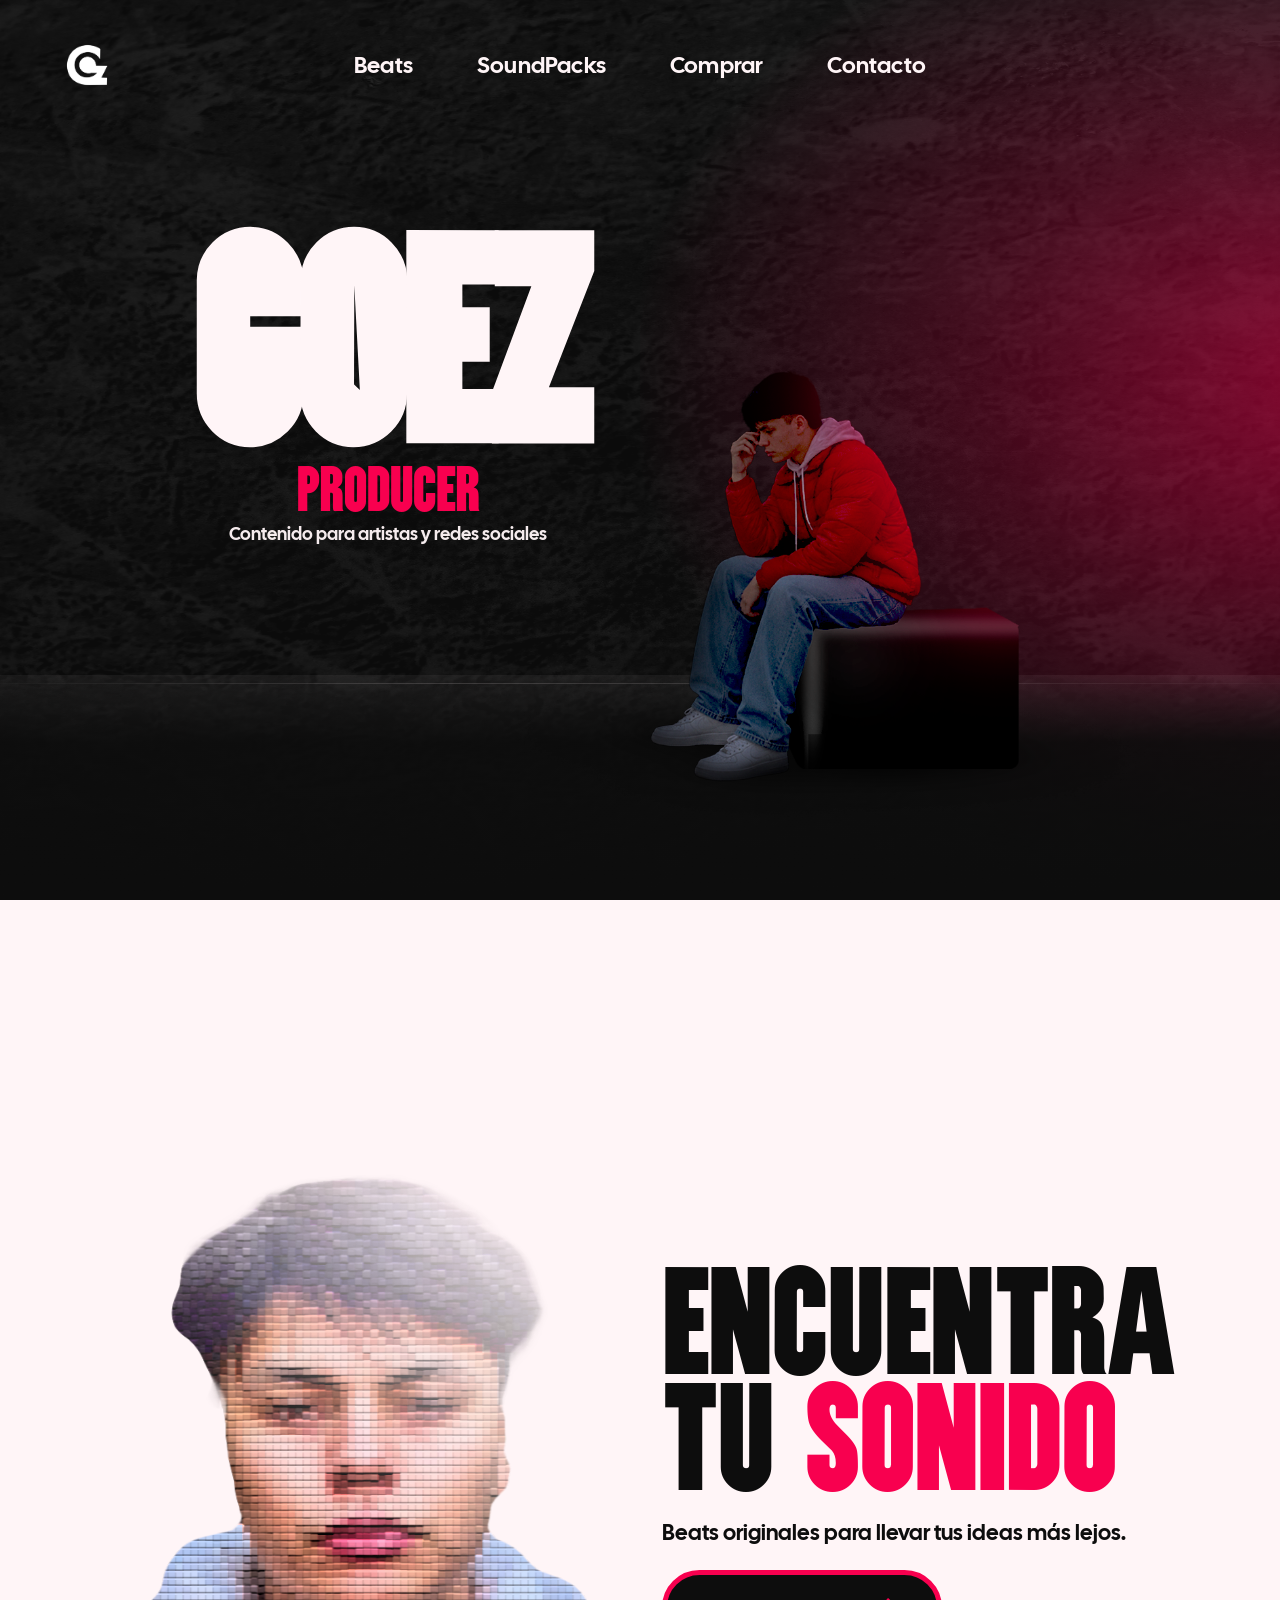
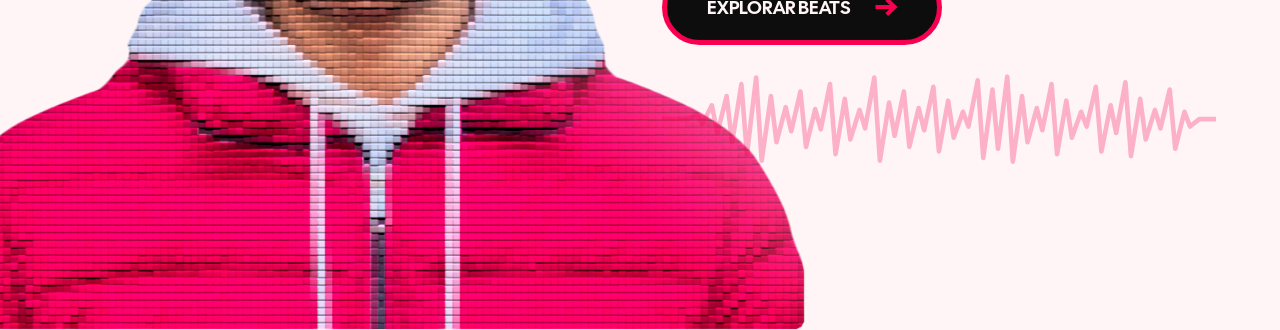
<file: index.html>
<!DOCTYPE html>
<html lang="es">

<head>
  <meta charset="UTF-8" />
  <meta name="viewport" content="width=device-width, initial-scale=1.0" />

  <meta name="theme-color" content="#0d0d0d" />

  <title>GOEZ PRODUCER</title>

  <!-- Estilos generales -->
  <link rel="stylesheet" href="css/base.css" />

  <!-- Portada principal -->
  <link rel="stylesheet" href="css/hero.css" />

  <!-- Barra adaptable -->
  <link rel="stylesheet" href="css/header-theme.css" />

  <!-- Segunda sección -->
  <link rel="stylesheet" href="css/home-feature.css" />

</head>

<body>

  <!-- ==================================
       BARRA DE NAVEGACIÓN GLOBAL
  =================================== -->

  <header class="topbar" id="main-header">

    <a href="index.html"
       class="brand-link"
       aria-label="Inicio">

      <img
        src="assets/logo1.png"
        alt="Logo Goez"
        class="brand-logo glow-white"
      />

    </a>

    <nav class="nav-menu" aria-label="Navegación principal">

      <a href="beats.html" class="nav-item glow-white">
        Beats
      </a>

      <a href="soundpacks.html" class="nav-item glow-white">
        SoundPacks
      </a>

      <a href="comprar.html" class="nav-item glow-white">
        Comprar
      </a>

      <a href="contacto.html" class="nav-item glow-white">
        Contacto
      </a>

    </nav>

  </header>


  <main>

    <!-- ==================================
         SECCIÓN 1: PORTADA OSCURA
    =================================== -->

    <section class="hero-stage" id="inicio">

      <!-- Fondo -->
      <div class="hero-wall" aria-hidden="true"></div>

      <div class="hero-light-right" aria-hidden="true"></div>

      <!-- Piso -->
      <div class="hero-floor-line" aria-hidden="true"></div>

      <div class="hero-floor" aria-hidden="true"></div>

      <!-- Contenido -->
      <div class="hero-content">

        <div class="hero-copy">

          <h1 class="hero-title glow-white">
            GOEZ
          </h1>

          <p class="hero-subtitle glow-accent">
            PRODUCER
          </p>

          <p class="hero-caption glow-white">
            Contenido para artistas y redes sociales
          </p>

        </div>

        <!-- Imagen original -->
        <div class="hero-art-wrap">

          <img
            src="assets/art.png"
            alt="Goez sentado en un cubo"
            class="hero-art"
          />

        </div>

      </div>

    </section>


    <!-- ==================================
         SECCIÓN 2: PRESENTACIÓN DE BEATS
    =================================== -->

    <section class="beat-promo" id="beat-promo">

      <div class="beat-promo-inner">

        <!-- Texto promocional -->
        <div class="promo-content">



          <h2 class="promo-title">

            <span>ENCUENTRA</span>

            <span>
              TU <em>SONIDO</em>
            </span>

          </h2>


          <p class="promo-description">
            Beats originales para llevar tus ideas más lejos.
          </p>


          <a href="beats.html" class="promo-button">

            <span>EXPLORAR BEATS</span>

            <span class="promo-arrow" aria-hidden="true">
              →
            </span>

          </a>


          <!-- Onda sonora decorativa -->
          <div class="promo-wave" aria-hidden="true">

            <svg
              viewBox="0 0 600 100"
              xmlns="http://www.w3.org/2000/svg"
              preserveAspectRatio="none"
            >

              <path
                d="
                  M0 50
                  L12 50 L20 50 L28 50
                  L38 45 L44 55
                  L54 35 L60 65
                  L70 25 L76 75
                  L86 12 L92 88
                  L102 5 L108 95
                  L118 25 L124 75
                  L134 37 L140 63
                  L150 20 L156 80
                  L166 39 L172 61
                  L182 12 L188 88
                  L198 28 L204 72
                  L214 40 L220 60
                  L230 5 L236 95
                  L246 32 L252 68
                  L262 20 L268 80
                  L278 38 L284 62
                  L294 15 L300 85
                  L310 30 L316 70
                  L326 42 L332 58
                  L342 8 L348 92
                  L358 18 L364 82
                  L374 4 L380 96
                  L390 25 L396 75
                  L406 38 L412 62
                  L422 12 L428 88
                  L438 30 L444 70
                  L454 42 L460 58
                  L470 15 L476 85
                  L486 35 L492 65
                  L502 10 L508 90
                  L518 28 L524 72
                  L534 40 L540 60
                  L550 18 L556 82
                  L566 42 L572 58
                  L582 50 L600 50
                "
                fill="none"
                stroke="#f8004f"
                stroke-width="5"
                stroke-linecap="round"
                stroke-linejoin="round"
                opacity="0.28"
              />

            </svg>

          </div>

        </div>


        <!-- Imagen art2.png -->
        <figure class="promo-art">

          <img
            src="assets/art2.png"
            alt="Retrato de Goez"
            loading="lazy"
          />

        </figure>

      </div>

    </section>


  </main>


  <!-- Cambio automático de colores del encabezado -->
  <script src="js/header-theme.js"></script>

</body>

</html>
</file>
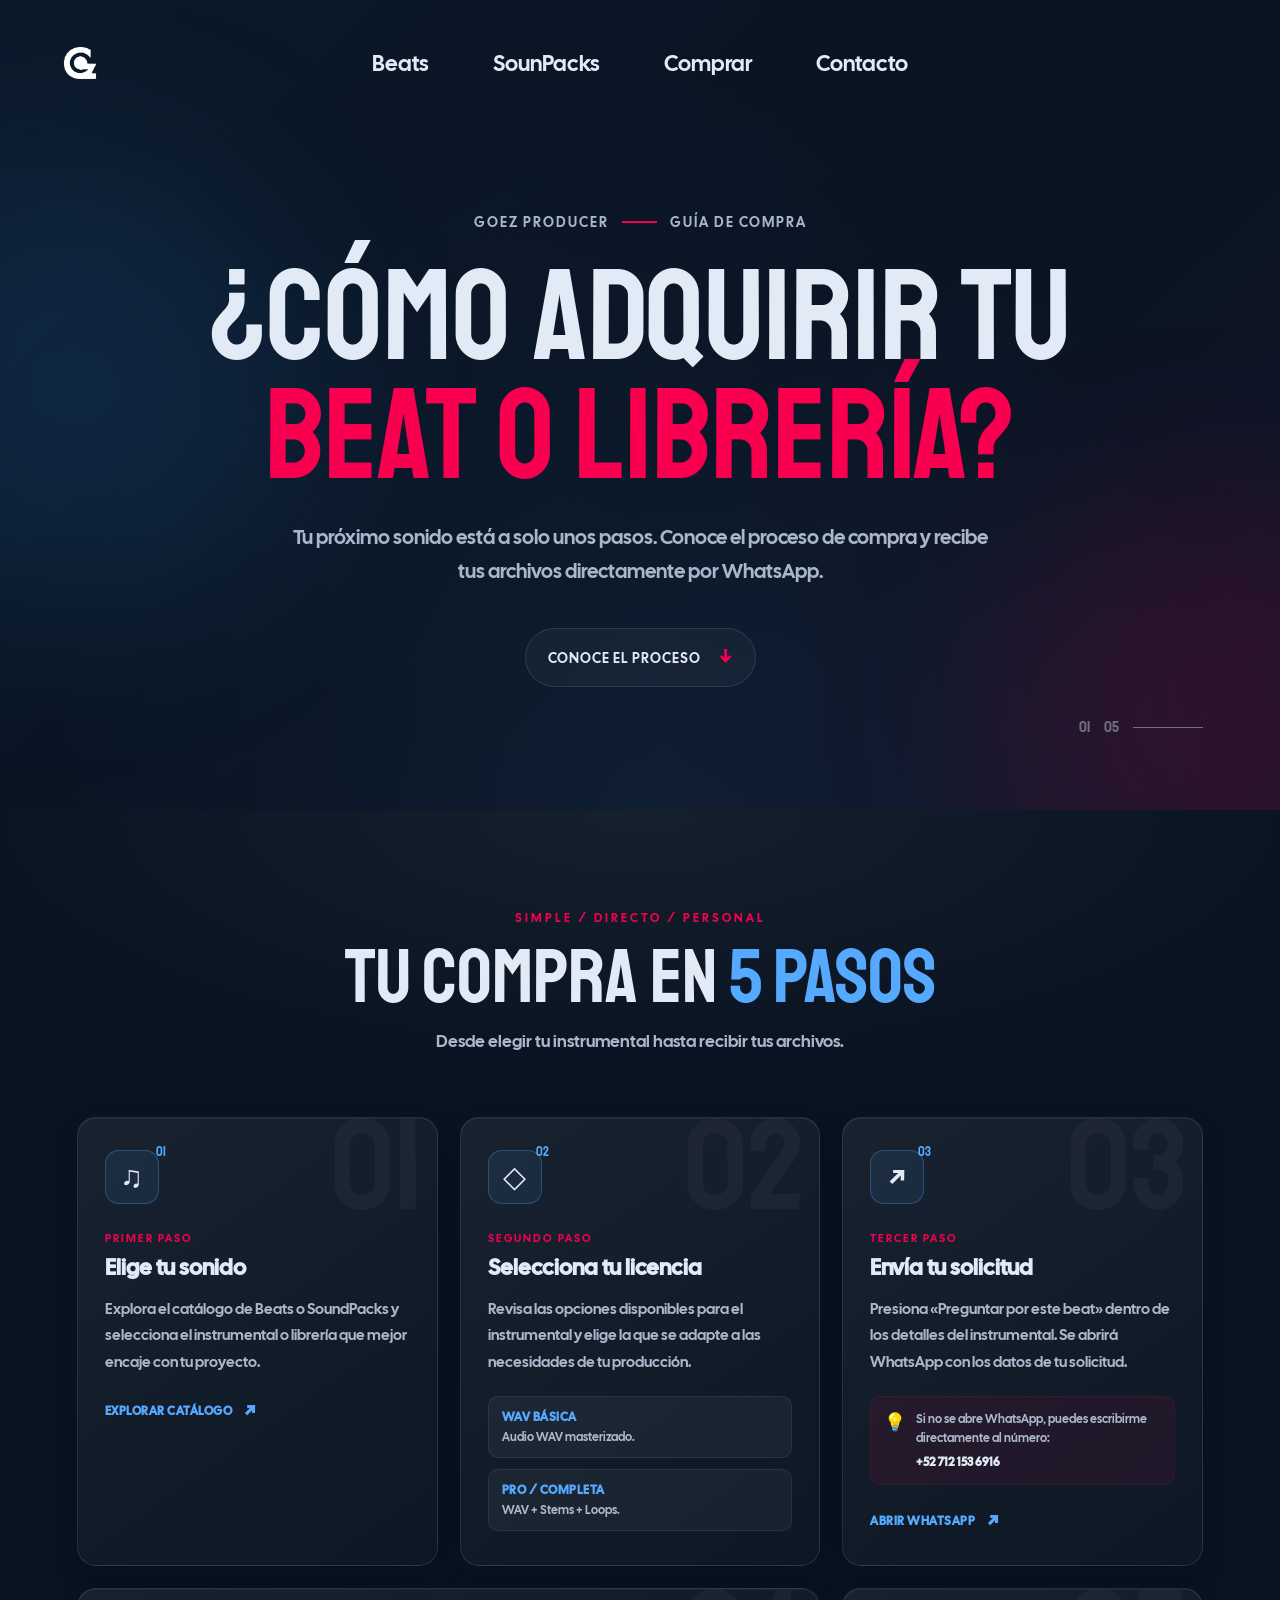
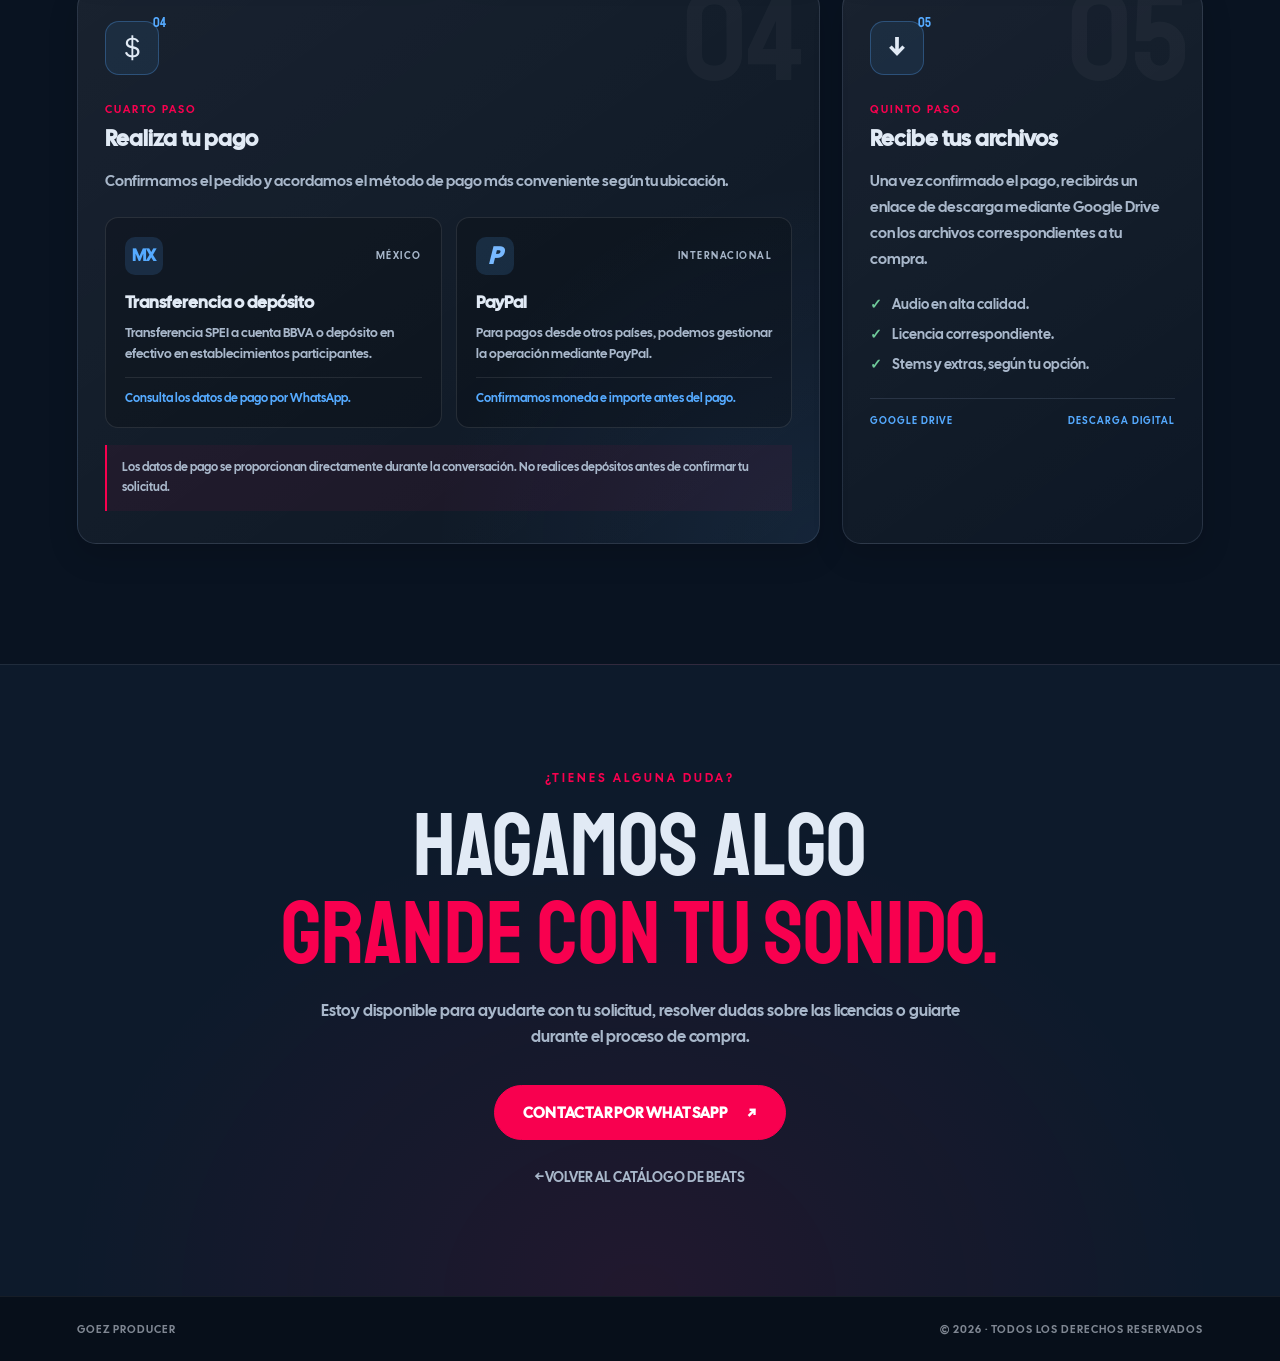
<file: comprar.html>
<!DOCTYPE html>
<html lang="es">

<head>

  <meta charset="UTF-8" />

  <meta name="viewport" content="width=device-width, initial-scale=1.0" />

  <meta name="theme-color" content="#091321" />

  <title>Cómo comprar | GOEZ PRODUCER</title>

  <!-- Estilos generales -->
  <link rel="stylesheet" href="css/base.css" />

  <!-- Diseño exclusivo de compras -->
  <link rel="stylesheet" href="css/comprar.css" />

</head>


<body class="buy-page">


  <!-- ==================================
       BARRA DE NAVEGACIÓN
  =================================== -->

  <header class="buy-topbar">

    <a href="index.html"
       class="buy-brand"
       aria-label="Inicio">

      <img
        src="assets/logo2.png"
        alt="GOEZ"
        class="buy-logo"
      />

    </a>


    <nav class="buy-nav" aria-label="Navegación principal">

      <a href="beats.html" class="buy-nav-link">
        Beats
      </a>

      <a href="soundpacks.html" class="buy-nav-link">
        SounPacks
      </a>

      <a href="comprar.html"
         class="buy-nav-link"
         aria-current="page">
        Comprar
      </a>

      <a href="contacto.html" class="buy-nav-link">
        Contacto
      </a>

    </nav>

  </header>



  <main>


    <!-- ==================================
         PRESENTACIÓN
    =================================== -->

    <section class="buy-hero">


      <div class="buy-glow buy-glow-blue"></div>

      <div class="buy-glow buy-glow-pink"></div>


      <div class="buy-hero-content">


        <p class="buy-overline">

          GOEZ PRODUCER

          <span></span>

          GUÍA DE COMPRA

        </p>


        <h1 class="buy-title">

          ¿CÓMO ADQUIRIR TU

          <span>BEAT O LIBRERÍA?</span>

        </h1>


        <p class="buy-subtitle">

          Tu próximo sonido está a solo unos pasos.
          Conoce el proceso de compra y recibe tus archivos
          directamente por WhatsApp.

        </p>


        <a href="#proceso" class="buy-scroll-link">

          CONOCE EL PROCESO

          <span>↓</span>

        </a>


      </div>


      <div class="buy-hero-decoration" aria-hidden="true">

        <span>01</span>

        <span>05</span>

        <div></div>

      </div>


    </section>




    <!-- ==================================
         LOS CINCO PASOS
    =================================== -->

    <section class="buy-process" id="proceso">


      <div class="process-heading">

        <p class="buy-section-label">
          SIMPLE / DIRECTO / PERSONAL
        </p>

        <h2>
          TU COMPRA EN <span>5 PASOS</span>
        </h2>

        <p>
          Desde elegir tu instrumental hasta recibir tus archivos.
        </p>

      </div>



      <div class="process-grid">



        <!-- ==================================
             PASO 01
        =================================== -->

        <article class="process-card">

          <div class="process-number">
            01
          </div>


          <div class="process-icon">
            <span>01</span>
            <div>♫</div>
          </div>


          <p class="step-overline">
            PRIMER PASO
          </p>


          <h3>
            Elige tu sonido
          </h3>


          <p class="step-description">

            Explora el catálogo de Beats o SoundPacks
            y selecciona el instrumental o librería
            que mejor encaje con tu proyecto.

          </p>


          <a href="beats.html" class="step-link">

            EXPLORAR CATÁLOGO

            <span>↗</span>

          </a>


        </article>




        <!-- ==================================
             PASO 02
        =================================== -->

        <article class="process-card">

          <div class="process-number">
            02
          </div>


          <div class="process-icon">
            <span>02</span>
            <div>◇</div>
          </div>


          <p class="step-overline">
            SEGUNDO PASO
          </p>


          <h3>
            Selecciona tu licencia
          </h3>


          <p class="step-description">

            Revisa las opciones disponibles para el
            instrumental y elige la que se adapte
            a las necesidades de tu producción.

          </p>


          <div class="mini-info">

            <div>

              <strong>WAV BÁSICA</strong>

              <span>Audio WAV masterizado.</span>

            </div>


            <div>

              <strong>PRO / COMPLETA</strong>

              <span>WAV + Stems + Loops.</span>

            </div>

          </div>


        </article>




        <!-- ==================================
             PASO 03
        =================================== -->

        <article class="process-card">

          <div class="process-number">
            03
          </div>


          <div class="process-icon">
            <span>03</span>
            <div>↗</div>
          </div>


          <p class="step-overline">
            TERCER PASO
          </p>


          <h3>
            Envía tu solicitud
          </h3>


          <p class="step-description">

            Presiona «Preguntar por este beat» dentro
            de los detalles del instrumental. Se abrirá
            WhatsApp con los datos de tu solicitud.

          </p>


          <div class="step-note">

            <span>💡</span>

            <p>

              Si no se abre WhatsApp, puedes escribirme
              directamente al número:

              <strong>+52 712 153 6916</strong>

            </p>

          </div>


          <a
            href="https://wa.me/527121536916"
            class="step-link"
            target="_blank"
            rel="noopener noreferrer"
          >

            ABRIR WHATSAPP

            <span>↗</span>

          </a>


        </article>




        <!-- ==================================
             PASO 04
        =================================== -->

        <article class="process-card process-card-payment">

          <div class="process-number">
            04
          </div>


          <div class="process-icon">
            <span>04</span>
            <div>＄</div>
          </div>


          <p class="step-overline">
            CUARTO PASO
          </p>


          <h3>
            Realiza tu pago
          </h3>


          <p class="step-description">

            Confirmamos el pedido y acordamos
            el método de pago más conveniente
            según tu ubicación.

          </p>



          <!-- MÉTODOS DE PAGO -->

          <div class="payment-methods">


            <!-- MÉXICO -->

            <div class="payment-method">

              <div class="payment-method-top">

                <span class="payment-symbol">
                  MX
                </span>

                <span class="payment-region">
                  MÉXICO
                </span>

              </div>


              <h4>
                Transferencia o depósito
              </h4>


              <p>

                Transferencia SPEI a cuenta BBVA
                o depósito en efectivo en establecimientos
                participantes.

              </p>


              <span class="payment-extra">
                Consulta los datos de pago por WhatsApp.
              </span>

            </div>



            <!-- INTERNACIONAL -->

            <div class="payment-method">

              <div class="payment-method-top">

                <span class="payment-symbol paypal-symbol">
                  P
                </span>

                <span class="payment-region">
                  INTERNACIONAL
                </span>

              </div>


              <h4>
                PayPal
              </h4>


              <p>

                Para pagos desde otros países,
                podemos gestionar la operación
                mediante PayPal.

              </p>


              <span class="payment-extra">
                Confirmamos moneda e importe antes del pago.
              </span>

            </div>


          </div>


          <div class="payment-note">

            Los datos de pago se proporcionan directamente
            durante la conversación. No realices depósitos
            antes de confirmar tu solicitud.

          </div>


        </article>




        <!-- ==================================
             PASO 05
        =================================== -->

        <article class="process-card process-card-delivery">

          <div class="process-number">
            05
          </div>


          <div class="process-icon">
            <span>05</span>
            <div>↓</div>
          </div>


          <p class="step-overline">
            QUINTO PASO
          </p>


          <h3>
            Recibe tus archivos
          </h3>


          <p class="step-description">

            Una vez confirmado el pago, recibirás
            un enlace de descarga mediante Google Drive
            con los archivos correspondientes a tu compra.

          </p>


          <div class="delivery-includes">

            <div>
              <span>✓</span>
              Audio en alta calidad.
            </div>

            <div>
              <span>✓</span>
              Licencia correspondiente.
            </div>

            <div>
              <span>✓</span>
              Stems y extras, según tu opción.
            </div>

          </div>


          <div class="delivery-badge">

            <span>GOOGLE DRIVE</span>

            <span>DESCARGA DIGITAL</span>

          </div>


        </article>


      </div>


    </section>




    <!-- ==================================
         CIERRE / CONTACTO
    =================================== -->

    <section class="buy-final">


      <p class="buy-section-label">
        ¿TIENES ALGUNA DUDA?
      </p>


      <h2>

        HAGAMOS ALGO

        <span>GRANDE CON TU SONIDO.</span>

      </h2>


      <p>

        Estoy disponible para ayudarte con tu solicitud,
        resolver dudas sobre las licencias o guiarte durante
        el proceso de compra.

      </p>


      <a
        href="https://wa.me/527121536916"
        class="buy-whatsapp-button"
        target="_blank"
        rel="noopener noreferrer"
      >

        CONTACTAR POR WHATSAPP

        <span>↗</span>

      </a>


      <a href="beats.html" class="buy-back-link">

        ← VOLVER AL CATÁLOGO DE BEATS

      </a>


    </section>


  </main>



  <!-- ==================================
       PIE DE PÁGINA
  =================================== -->

  <footer class="buy-footer">

    <span>GOEZ PRODUCER</span>

    <span>© 2026 · TODOS LOS DERECHOS RESERVADOS</span>

  </footer>


</body>

</html>
</file>
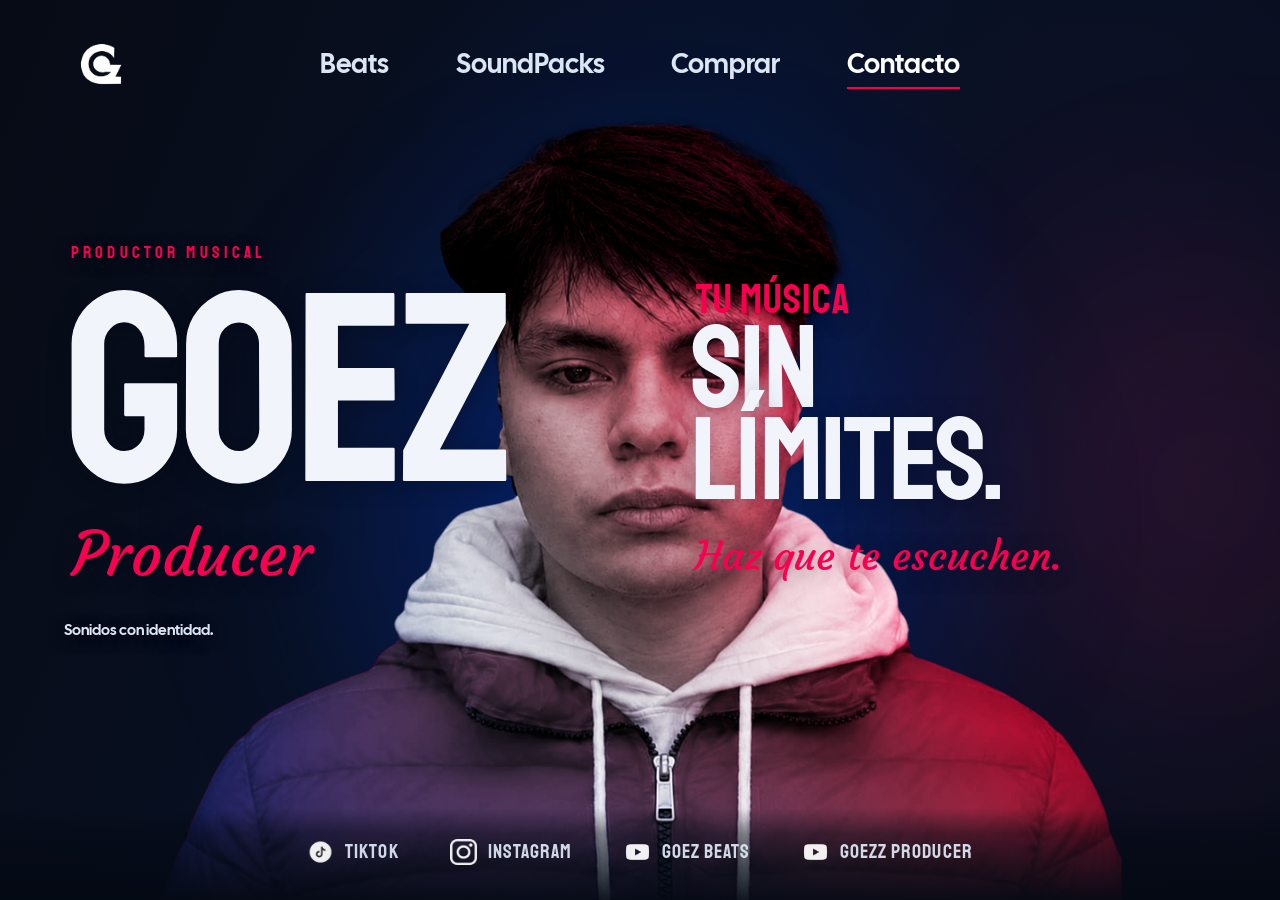
<file: contacto.html>
<!DOCTYPE html>
<html lang="es">
<head>
  <meta charset="UTF-8" />
  <meta name="viewport" content="width=device-width, initial-scale=1.0" />
  <meta name="theme-color" content="#070d1b" />
  <meta name="description" content="Conecta con GOEZ PRODUCER en redes sociales y descubre sus beats y contenido para artistas y productores." />
  <title>Contacto | GOEZ PRODUCER</title>

  <!-- Estilos globales del sitio -->
  <link rel="stylesheet" href="css/base.css" />

  <!-- Estilos exclusivos de Contacto -->
  <link rel="stylesheet" href="css/contacto.css" />
</head>
<body class="contact-page">

  <!-- =========================================
       NAVEGACIÓN TRANSPARENTE DEL SITIO
  ========================================== -->
  <header class="contact-header">
    <a class="contact-logo" href="index.html" aria-label="GOEZ PRODUCER - Inicio">
      <img src="assets/logo1.png" alt="GOEZ" />
    </a>

    <nav class="contact-nav" aria-label="Navegación principal">
      <a href="beats.html">Beats</a>
      <a href="soundpacks.html">SoundPacks</a>
      <a href="comprar.html">Comprar</a>
      <a href="contacto.html" aria-current="page">Contacto</a>
    </nav>
  </header>

  <main>
    <section class="contact-hero" aria-label="GOEZ PRODUCER y redes sociales">
      <!-- Iluminación ambiental integrada al fondo, no a la fotografía -->
      <div class="contact-light contact-light-blue" aria-hidden="true"></div>
      <div class="contact-light contact-light-pink" aria-hidden="true"></div>

      <!--
        La imagen se coloca directamente sobre el fondo.
        No tiene tarjeta, borde, marco ni fondo añadido por CSS.
      -->
      <img
        class="contact-art"
        src="assets/art4.png"
        alt="Retrato de GOEZ PRODUCER"
        width="1080"
        height="1080"
        fetchpriority="high"
      />

      <div class="contact-hero-inner">
        <!-- Identidad a la izquierda -->
        <div class="contact-brand">
          <p class="contact-kicker">PRODUCTOR MUSICAL</p>
          <h1 class="contact-brand-title">
            <span class="contact-goez">GOEZ</span>
            <span class="contact-producer">Producer</span>
          </h1>
          <p class="contact-brand-caption">
            Sonidos con identidad.<br />
          </p>
        </div>

        <!-- Mensaje a la derecha -->
        <div class="contact-statement">
          <p class="contact-statement-kicker">TU MÚSICA</p>
          <h2 class="contact-statement-title">SIN<br />LÍMITES.</h2>
          <p class="contact-statement-script">Haz que te escuchen.</p>
          <p class="contact-statement-caption">
          </p>
        </div>
      </div>

      <!-- =========================================
           ENLACES INFERIORES: SIN TARJETAS NI BLOQUE EXTRA
      ========================================== -->
      <nav class="contact-socials" aria-label="Redes sociales de GOEZ PRODUCER">
        <a
          class="contact-social-link"
          href="https://www.tiktok.com/@goez.producer?_r=1&_t=ZS-9Bdd0utpfjp"
          target="_blank"
          rel="noopener noreferrer"
          aria-label="TikTok de GOEZ Producer"
        >
          <img src="assets/icons/tiktok.png" alt="" />
          <span>TIKTOK</span>
        </a>

        <a
          class="contact-social-link"
          href="https://www.instagram.com/goez.producer?hvrq=NWNoZnRuYm1zZ3hv"
          target="_blank"
          rel="noopener noreferrer"
          aria-label="Instagram de GOEZ Producer"
        >
          <img src="assets/icons/instagram.png" alt="" />
          <span>INSTAGRAM</span>
        </a>

        <a
          class="contact-social-link"
          href="https://youtube.com/@goezbeats5125?si=Hyu7GY2IFAqWoL9S"
          target="_blank"
          rel="noopener noreferrer"
          aria-label="Canal de YouTube GOEZ Beats - Beats e instrumentales"
        >
          <img src="assets/icons/youtube.png" alt="" />
          <span>GOEZ BEATS</span>
        </a>

        <a
          class="contact-social-link"
          href="https://youtube.com/@goezzproducer?si=JVuPacMSU3he7ZJA"
          target="_blank"
          rel="noopener noreferrer"
          aria-label="Canal de YouTube GOEZZ Producer - Contenido para artistas y productores"
        >
          <img src="assets/icons/youtube.png" alt="" />
          <span>GOEZZ PRODUCER</span>
        </a>
      </nav>
    </section>
  </main>

</body>
</html>
</file>
<file: css/base.css>
:root {
  --color-white: #fff5f7;
  --color-black: #0d0d0d;
  --color-accent: #f8004f;
  --color-shadow-pure: #000000;
}

@font-face {
  font-family: "UtilityDisplay";
  src: url("../fonts/UTILITY.ttf") format("truetype");
  font-weight: normal;
  font-style: normal;
  font-display: swap;
}

@font-face {
  font-family: "CalSansCustom";
  src: url("../fonts/CalSans-Regular.ttf") format("truetype");
  font-weight: normal;
  font-style: normal;
  font-display: swap;
}

*,
*::before,
*::after {
  box-sizing: border-box;
  margin: 0;
  padding: 0;
}

html,
body {
  width: 100%;
  min-height: 100%;
  background-color: var(--color-black);
  color: var(--color-white);
  font-family: "CalSansCustom", sans-serif;
  overflow-x: hidden;
}

a {
  color: inherit;
  text-decoration: none;
}

/* Resplandor al pasar el cursor según el color del elemento */
.glow-white {
  transition: text-shadow 0.25s ease, filter 0.25s ease, color 0.25s ease;
}

.glow-white:hover {
  text-shadow: 0 0 18px rgba(255, 245, 247, 0.45);
}

img.glow-white:hover {
  filter: drop-shadow(0 0 12px rgba(255, 245, 247, 0.45));
}

.glow-accent {
  transition: text-shadow 0.25s ease, filter 0.25s ease;
}

.glow-accent:hover {
  text-shadow: 0 0 20px rgba(248, 0, 79, 0.65);
}

/* Control básico de vistas / apartados */
.view {
  display: none;
}

.view.active {
  display: block;
}

.placeholder-view {
  min-height: 100vh;
  background-color: var(--color-black);
}
</file>
<file: css/hero.css>
/* =========================================
   ESCENARIO PRINCIPAL
========================================= */

.hero-stage {
  position: relative;
  width: 100%;
  height: 100vh;
  height: 100svh;
  min-height: 680px;

  background-color: var(--color-black);

  overflow: hidden;
  isolation: isolate;
}


/* =========================================
   ENCABEZADO TRANSPARENTE
========================================= */

.topbar {
  position: absolute;
  top: 0;
  left: 0;

  z-index: 20;

  width: 100%;
  height: 130px;

  padding: 0 4%;

  display: flex;
  align-items: center;
  justify-content: space-between;

  background: transparent;
}

.brand-logo {
  height: 52px;
  width: auto;
  display: block;
}

/* Menú centrado horizontalmente en la página */

.nav-menu {
  position: absolute;

  left: 50%;
  top: 50%;

  transform: translate(-50%, -50%);

  display: flex;
  align-items: center;
  justify-content: center;

  gap: 5vw;

  flex-wrap: nowrap;
  white-space: nowrap;
}

.nav-item {
  font-family: "CalSansCustom", sans-serif;

  font-size: clamp(1.3rem, 1.8vw, 2.1rem);

  color: var(--color-white);
  letter-spacing: 0.2px;
}


/* =========================================
   FONDO: TEXTURA DE PARED
========================================= */

.hero-wall {
  position: absolute;
  inset: 0;

  z-index: 1;

  background-color: var(--color-black);

  background-image: url("../assets/textura.jpg");

  /* Evita el zoom y recorte agresivo de cover */
  background-size: 100% 100%;

  background-position: center;
  background-repeat: no-repeat;

  /* Textura mucho más discreta */
  opacity: 0.10;

  pointer-events: none;
}


/* =========================================
   ILUMINACIÓN ROJIZA LATERAL
========================================= */

.hero-light-right {
  position: absolute;

  top: 0;
  right: -20%;

  width: 70%;
  height: 100%;

  z-index: 2;

  pointer-events: none;

  background: radial-gradient(
    ellipse at 82% 42%,

    rgba(248, 0, 79, 0.537) 0%,

    rgba(248, 0, 79, 0.222) 38%,

    rgba(13, 13, 13, 0) 72%
  );
}


/* =========================================
   SEPARACIÓN ENTRE PARED Y PISO
========================================= */

.hero-floor-line {
  position: absolute;

  left: 0;
  right: 0;

  bottom: 24%;

  height: 1px;

  z-index: 3;

  pointer-events: none;

  background: linear-gradient(
    90deg,

    rgba(255, 245, 247, 0.02) 0%,

    rgba(255, 245, 247, 0.17) 35%,

    rgba(255, 245, 247, 0.10) 75%,

    rgba(255, 245, 247, 0.02) 100%
  );
}


/* =========================================
   PISO OSCURO
========================================= */

.hero-floor {
  position: absolute;

  left: 0;
  right: 0;
  bottom: 0;

  height: 25%;

  z-index: 4;

  pointer-events: none;

  background: linear-gradient(
    to bottom,

    rgba(255, 245, 247, 0.055) 0%,

    rgba(13, 13, 13, 0.88) 30%,

    var(--color-black) 100%
  );
}


/* =========================================
   DISTRIBUCIÓN DEL CONTENIDO
========================================= */

.hero-content {
  position: absolute;

  inset: 0;

  z-index: 10;

  width: 100%;
  height: 100%;

  padding: 0;

  pointer-events: none;
}


/* =========================================
   BLOQUE DE TEXTOS
========================================= */

.hero-copy {

  position: absolute;

  /* Posición horizontal */
  left: 10%;

  /* Posición vertical */
  top: 26%;

  width: 520px;
  max-width: 42vw;

  padding: 0;

  /* Todos los textos centrados entre sí */
  text-align: center;

  pointer-events: auto;
}


/* Título principal */

.hero-title {

  font-family: "UtilityDisplay", sans-serif;

  font-size: clamp(18rem, 15vw, 18rem);

  line-height: 0.86;

  color: var(--color-white);

  text-transform: uppercase;

  letter-spacing: 0;

  margin: 0;
}


/* Subtítulo */

.hero-subtitle {

  font-family: "UtilityDisplay", sans-serif;

  font-size: clamp(4rem, 3.4vw, 4rem);

  line-height: 0.95;

  color: var(--color-accent);

  text-transform: uppercase;

  margin-top: -20px;

  letter-spacing: 0;
}


/* Descripción */

.hero-caption {

  font-family: "CalSansCustom", sans-serif;

  font-size: clamp(1.1rem, 1.4vw, 1.65rem);

  line-height: 1.3;

  color: var(--color-white);

  margin-top: 0px;

  opacity: 0.96;
}


/* =========================================
   IMAGEN DE LA PERSONA Y EL CUBO
========================================= */

.hero-art-wrap {

  position: absolute;

  /* Posicionamiento del lado derecho */
  right: 10.5%;

  bottom: 9%;

  z-index: 10;

  width: 50%;

  display: flex;
  justify-content: center;
  align-items: flex-end;

  pointer-events: none;
}


.hero-art {

  display: block;

  width: auto;

  max-width: 100%;

  max-height: 65vh;

  object-fit: contain;

  user-select: none;

  -webkit-user-drag: none;
}


/* =========================================
   ADAPTACIÓN PARA PANTALLAS MEDIANAS
========================================= */

@media (max-width: 1100px) {

  .topbar {
    height: 110px;
  }

  .brand-logo {
    height: 42px;
  }

  .nav-menu {
    gap: 3vw;
  }

  .hero-copy {
    left: 9%;
    top: 30%;
    width: 440px;
    max-width: 45vw;
  }

  .hero-title {
    font-size: clamp(8rem, 15vw, 11rem);
  }

  .hero-art-wrap {
    right: 5%;
    width: 43%;
  }

  .hero-art {
    max-height: 58vh;
  }

}


/* =========================================
   ADAPTACIÓN PARA MÓVILES
========================================= */

@media (max-width: 760px) {

  .hero-stage {
    min-height: 700px;
  }

  .topbar {
    height: 65px;
    padding: 18px 5%;

    align-items: flex-start;
  }

  .brand-logo {
    height: 35px;
  }

  .nav-menu {

    top: auto;
    bottom: 15px;

    left: 50%;

    transform: translateX(-50%);

    width: max-content;
    max-width: 96%;

    gap: clamp(20px, 3vw, 24px);
  }

  .nav-item {
    font-size: clamp(0.75rem, 2.5vw, 0.95rem);
  }

  .hero-copy {

    left: 50%;
    top: 15%;

    transform: translateX(-50%);

    width: 90%;
    max-width: 440px;

    text-align: center;
  }

  .hero-title {
    font-size: clamp(10rem, 20vw, 9rem);
    
  }

  .hero-subtitle {
    font-size: clamp(2.2rem, 9vw, 3rem);

  }

  .hero-caption {
    font-size: 1rem;
  }

  .hero-art-wrap {

    right: 50%;
    bottom: 15%;

    transform: translateX(50%);

    width: 85%;
  }

  .hero-art {
    max-height: 39vh;
  }

}
</file>
<file: css/header-theme.css>
/* =========================================
   BARRA DE NAVEGACIÓN GLOBAL
========================================= */

.topbar {
  position: fixed;

  top: 0;
  left: 0;

  z-index: 100;

  width: 100%;
  height: 130px;

  padding: 0 4%;

  display: flex;
  align-items: center;
  justify-content: space-between;

  background: transparent;
}


/* Logotipo */

.brand-logo {
  height: 72px;
  width: auto;

  display: block;

  transition: filter 0.25s ease;
}


/* Navegación */

.nav-menu {
  position: absolute;

  left: 50%;
  top: 50%;

  transform: translate(-50%, -50%);

  display: flex;

  align-items: center;
  justify-content: center;

  gap: 5vw;

  flex-wrap: nowrap;
  white-space: nowrap;
}


/* Enlaces */

.nav-item {

  font-family: "CalSansCustom", sans-serif;

  font-size: clamp(1.3rem, 1.8vw, 2.1rem);

  color: var(--color-white);

  letter-spacing: 0.2px;

  transition:
    color 0.25s ease,
    text-shadow 0.25s ease;
}


/* =========================================
   MODO CLARO
   Se activa al llegar a beat-promo
========================================= */

.topbar.topbar--light .nav-item {

  color: var(--color-black);

}


/* Convertir logotipo blanco a negro */

.topbar.topbar--light .brand-logo {

  filter: brightness(0);

}


/* Hover sobre fondo claro */

.topbar.topbar--light .nav-item:hover {

  text-shadow:
    0 0 12px rgba(13, 13, 13, 0.20);

}


/* Evitar que el hover original fuerce el
   resplandor blanco sobre el logotipo negro */

.topbar.topbar--light .brand-logo:hover {

  filter: brightness(0) drop-shadow(
    0 0 8px rgba(13, 13, 13, 0.20)
  );

}


/* =========================================
   PANTALLAS MEDIANAS
========================================= */

@media (max-width: 1100px) {

  .topbar {
    height: 110px;
  }

  .brand-logo {
    height: 42px;
  }

  .nav-menu {
    gap: 3vw;
  }

}


/* =========================================
   MÓVILES
========================================= */

@media (max-width: 760px) {

  .topbar {

    height: 90px;

    padding: 12px 5% 0;

    align-items: flex-start;

  }

  .brand-logo {
    height: 35px;
  }

  .nav-menu {

    position: absolute;

    top: auto;

    bottom: 8px;

    left: 50%;

    transform: translateX(-50%);

    width: max-content;
    max-width: 96%;

    gap: clamp(12px, 3vw, 22px);

  }

  .nav-item {

    font-size: clamp(0.70rem, 2.8vw, 0.95rem);

  }

}
</file>
<file: css/home-feature.css>
/* =========================================
   SECCIÓN PROMOCIONAL DE BEATS
========================================= */

.beat-promo {
  position: relative;
  width: 100%;
  min-height: 100vh;
  min-height: 100svh;

  background-color: var(--color-white);
  color: var(--color-black);

  overflow: hidden;
  isolation: isolate;
}


/* =========================================
   DISTRIBUCIÓN PRINCIPAL
========================================= */

.beat-promo-inner {
  position: relative;

  width: 100%;
  max-width: 1900px;

  min-height: 100vh;
  min-height: 100svh;

  margin: 0 auto;

  box-sizing: border-box;

  padding: 130px 5% 0;

  display: grid;

  grid-template-columns:
    minmax(0, 1.08fr)
    minmax(0, 1fr);

  grid-template-areas: "art copy";

  align-items: stretch;

  gap: 0;
}


/* =========================================
   FOTOGRAFÍA PRINCIPAL
========================================= */

.promo-art {
  grid-area: art;

  position: relative;
  z-index: 1;

  width: 100%;
  height: 100%;

  min-height: 0;

  margin: 0;

  display: flex;

  align-items: flex-end;
  justify-content: center;

  overflow: visible;
}


.promo-art img {
  display: block;

  /* La fotografía utiliza su proporción original */
  width: auto;
  height: 100svh;

  max-width: none;
  max-height: none;

  object-fit: contain;
  object-position: center bottom;

  margin: 0;

  user-select: none;
  -webkit-user-drag: none;
}


/* =========================================
   BLOQUE DE TEXTO
========================================= */

.promo-content {
  grid-area: copy;

  position: relative;
  z-index: 2;

  width: 100%;
  max-width: 900px;

  align-self: center;
  justify-self: start;

  padding: 0 0 35px;

  box-sizing: border-box;
}


/* =========================================
   TÍTULO PRINCIPAL
========================================= */

.promo-title {
  display: flex;

  flex-direction: column;
  align-items: flex-start;

  width: 100%;

  margin: 0;

  font-family: "UtilityDisplay", sans-serif;

  /* Letras más grandes, sin comprimir */
  font-size: clamp(6rem, 8.2vw, 10rem);

  font-weight: normal;

  line-height: 0.90;

  letter-spacing: 0;

  text-transform: uppercase;

  color: var(--color-black);
}


.promo-title span {
  display: block;

  white-space: nowrap;
}


.promo-title em {
  font-style: normal;

  color: var(--color-accent);
}


/* =========================================
   DESCRIPCIÓN
========================================= */

.promo-description {
  margin: 25px 0 0;

  font-family: "CalSansCustom", sans-serif;

  font-size: clamp(1.2rem, 1.65vw, 1.8rem);

  line-height: 1.35;

  color: var(--color-black);
}


/* =========================================
   BOTÓN EXPLORAR BEATS
========================================= */

.promo-button {
  display: inline-flex;

  align-items: center;
  justify-content: center;

  gap: 25px;

  margin-top: 32px;

  padding: 20px 40px;

  border: 5px solid var(--color-accent);
  border-radius: 100px;

  background-color: var(--color-black);

  color: var(--color-white);

  font-family: "CalSansCustom", sans-serif;

  font-size: clamp(1.1rem, 1.5vw, 1.65rem);

  text-decoration: none;

  transition:
    transform 0.25s ease,
    background-color 0.25s ease,
    box-shadow 0.25s ease;
}


.promo-button:hover {
  transform: translateY(-4px);

  background-color: var(--color-accent);

  box-shadow:
    0 12px 30px rgba(248, 0, 79, 0.22);
}


.promo-arrow {
  color: var(--color-accent);

  font-size: 1.8em;
  line-height: 0.7;

  transition:
    transform 0.25s ease,
    color 0.25s ease;
}


.promo-button:hover .promo-arrow {
  color: var(--color-white);

  transform: translateX(7px);
}


/* =========================================
   ONDA SONORA
========================================= */

.promo-wave {
  width: 100%;
  max-width: 700px;

  margin-top: 42px;

  pointer-events: none;
}


.promo-wave svg {
  display: block;

  width: 100%;
  height: auto;
}


/* =========================================
   PANTALLAS MEDIANAS
========================================= */

@media (min-width: 761px) and (max-width: 1100px) {

  .beat-promo-inner {
    padding-left: 3%;
    padding-right: 3%;

    grid-template-columns:
      minmax(0, 1fr)
      minmax(0, 1.05fr);
  }

  .promo-art img {
    height: 88svh;
  }

  .promo-title {
    font-size: clamp(5rem, 8.5vw, 7.5rem);
  }

  .promo-description {
    font-size: 1.25rem;
  }

  .promo-button {
    padding: 16px 28px;
  }

  .promo-wave {
    margin-top: 30px;
  }
}


/* =========================================
   MÓVILES
========================================= */

@media (max-width: 760px) {

  .beat-promo {
    min-height: 100svh;
  }

  .beat-promo-inner {
    min-height: 100svh;

    padding: 110px 23% 0;

    display: grid;

    grid-template-columns: minmax(0, 1fr);

    grid-template-rows:
      auto
      minmax(0, 1fr);

    grid-template-areas:
      "copy"
      "art";

    gap: 5px;
  }


  /* TEXTOS ARRIBA */

  .promo-content {
    width: 100%;
    max-width: 560px;

    padding: 0;

    justify-self: center;
    align-self: start;

    text-align: center;
  }


  .promo-title {
    width: 100%;

    align-items: center;

    font-size: clamp(6.5rem, 11vw, 5.2rem);

    line-height: 0.72;

    letter-spacing: 0;
  }


  .promo-title span {
    white-space: nowrap;
  }


  .promo-description {
    margin-top: 0px;

    font-size: clamp(0.95rem, 3.8vw, 1.2rem);

    line-height: 1.2;
  }


  .promo-button {
    margin-top:10px;

    padding: 13px 24px;

    border-width: 3px;

    gap: 36px;

    font-size: 1.3rem;
  }


  .promo-wave {
    max-width: 220px;

    margin: 20px auto 0;
  }


  /* FOTOGRAFÍA CENTRADA ABAJO */

  .promo-art {
    width: 100%;
    height: 150%;

    min-height: 0;

    align-self: end;

    justify-content: center;
    align-items: flex-end;
  }


  .promo-art img {
    width: auto;

    height: auto;

    max-width: 100%;

    max-height: 100%;

    object-fit: contain;
    object-position: center bottom;

    margin: 0;
  }

}


/* =========================================
   MÓVILES PEQUEÑOS
========================================= */

@media (max-width: 380px) {

  .beat-promo-inner {
    padding-left: 4%;
    padding-right: 4%;
  }

  .promo-title {
    font-size: clamp(2.8rem, 10.8vw, 3.4rem);
  }

  .promo-button {
    padding: 11px 18px;
  }

}

/* =========================================
   AJUSTE FINAL DE COMPOSICIÓN - ESCRITORIO
========================================= */

@media (min-width: 761px) {

  /* BLOQUE DE TEXTO */
  .promo-content {

    width: 100%;
    max-width: 100%;

    align-self: center;

    /* Baja el conjunto para separarlo del menú */
    transform: translateY(55px);

  }


  /* TÍTULO PRINCIPAL */
  .promo-title {

    font-size: clamp(8rem, 12vw, 14rem);

    /* Acercar las dos líneas */
    line-height: 0.76;

    letter-spacing: 0;

    width: max-content;
    max-width: 100%;

    margin: 0;

  }


  .promo-title span {

    display: block;

    white-space: nowrap;

  }


  /* DESCRIPCIÓN */
  .promo-description {

    margin-top: 16px;

    font-size: clamp(1.3rem, 1.7vw, 1.8rem);

    line-height: 1.25;

  }


  /* BOTÓN */
  .promo-button {

    margin-top: 24px;

  }


  /* ONDA SONORA */
  .promo-wave {

    margin-top: 28px;

  }

}
</file>
<file: css/comprar.css>
/* =========================================
   FUENTE DE LA PÁGINA
========================================= */

@font-face {

  font-family: "StaatlichesDisplay";

  src: url("../fonts/Staatliches-Regular.ttf") format("truetype");

  font-weight: normal;

  font-style: normal;

  font-display: swap;

}


/* =========================================
   PALETA DE COLORES
========================================= */

:root {

  --buy-bg: #091321;

  --buy-bg-secondary: #0d1a2b;

  --buy-card: rgba(255,255,255,0.045);

  --buy-text: #e1eaf5;

  --buy-muted: #a8b7ca;

  --buy-pink: #f8004f;

  --buy-blue: #55aaff;

  --buy-border: rgba(190,215,255,0.13);

}


/* =========================================
   CONFIGURACIÓN GENERAL
========================================= */

.buy-page {

  background: var(--buy-bg);

  color: var(--buy-text);

  overflow-x: hidden;

}


/* =========================================
   BARRA SUPERIOR TRANSPARENTE
========================================= */

.buy-topbar {

  position: fixed;

  top: 0;
  left: 0;

  z-index: 100;

  width: 100%;

  height: 125px;

  padding: 0 4%;

  display: flex;

  align-items: center;

  justify-content: space-between;

  background: transparent;

}


.buy-brand {

  display: flex;

  align-items: center;

}


.buy-logo {

  display: block;

  width: auto;

  height: 58px;

  /* Logotipo blanco sobre fondo azul oscuro */

  filter: brightness(0) invert(1);

}


.buy-nav {

  position: absolute;

  top: 50%;

  left: 50%;

  transform: translate(-50%, -50%);

  display: flex;

  align-items: center;

  justify-content: center;

  gap: 5vw;

  white-space: nowrap;

}


.buy-nav-link {

  font-family: "CalSansCustom", sans-serif;

  font-size: clamp(1.2rem, 1.7vw, 2rem);

  color: var(--buy-text);

  text-decoration: none;

  transition:
    color 0.25s ease,
    opacity 0.25s ease;

}


.buy-nav-link:hover {

  color: var(--buy-pink);

}


/* =========================================
   PRESENTACIÓN PRINCIPAL
========================================= */

.buy-hero {

  position: relative;

  width: 100%;

  min-height: 720px;

  height: 90vh;

  height: 90svh;

  max-height: 1000px;

  display: flex;

  align-items: center;

  justify-content: center;

  overflow: hidden;

  isolation: isolate;

  background:

    radial-gradient(
      ellipse at 50% 100%,
      rgba(50,100,160,0.12),
      transparent 65%
    ),

    linear-gradient(
      135deg,
      #0b192a 0%,
      #091321 55%,
      #101629 100%
    );

}


/* =========================================
   DESTELLOS AZUL Y ROSA
========================================= */

.buy-glow {

  position: absolute;

  z-index: -1;

  pointer-events: none;

  border-radius: 50%;

  filter: blur(90px);

}


.buy-glow-blue {

  width: 450px;

  height: 450px;

  left: -150px;

  top: 20%;

  background: rgba(40,125,210,0.15);

}


.buy-glow-pink {

  width: 450px;

  height: 450px;

  right: -160px;

  bottom: -130px;

  background: rgba(248,0,79,0.12);

}


/* =========================================
   CONTENIDO DEL HERO
========================================= */

.buy-hero-content {

  position: relative;

  z-index: 2;

  width: 100%;

  max-width: 1200px;

  padding: 125px 30px 35px;

  text-align: center;

}


.buy-overline {

  display: flex;

  justify-content: center;

  align-items: center;

  gap: 13px;

  margin-bottom: 30px;

  font-family: "CalSansCustom", sans-serif;

  font-size: 0.85rem;

  letter-spacing: 2px;

  color: var(--buy-muted);

}


.buy-overline span {

  width: 35px;

  height: 2px;

  background: var(--buy-pink);

}


/* =========================================
   TÍTULO HERO
========================================= */

.buy-title {

  margin: 0;

  font-family: "StaatlichesDisplay", sans-serif;

  font-size: clamp(4.5rem, 10vw, 9rem);

  font-weight: normal;

  line-height: 0.88;

  letter-spacing: 0;

  color: var(--buy-text);

}


.buy-title span {

  display: block;

  color: var(--buy-pink);

  margin-top: 7px;

}


.buy-subtitle {

  max-width: 700px;

  margin: 28px auto 0;

  font-family: "CalSansCustom", sans-serif;

  font-size: clamp(1rem, 1.6vw, 1.35rem);

  line-height: 1.65;

  color: var(--buy-muted);

}


/* =========================================
   BOTÓN DE DESPLAZAMIENTO
========================================= */

.buy-scroll-link {

  display: inline-flex;

  align-items: center;

  gap: 18px;

  margin-top: 40px;

  padding: 14px 22px;

  border: 1px solid var(--buy-border);

  border-radius: 50px;

  background: rgba(255,255,255,0.035);

  color: var(--buy-text);

  font-family: "CalSansCustom", sans-serif;

  font-size: 0.85rem;

  text-decoration: none;

  letter-spacing: 1px;

  transition:
    background 0.25s ease,
    border-color 0.25s ease;

}


.buy-scroll-link:hover {

  background: rgba(248,0,79,0.10);

  border-color: var(--buy-pink);

}


.buy-scroll-link span {

  color: var(--buy-pink);

  font-size: 1.4rem;

}


/* =========================================
   DECORACIÓN DEL HERO
========================================= */

.buy-hero-decoration {

  position: absolute;

  right: 6%;

  bottom: 9%;

  display: flex;

  align-items: center;

  gap: 14px;

  opacity: 0.55;

}


.buy-hero-decoration span {

  font-family: "StaatlichesDisplay", sans-serif;

  font-size: 1rem;

  color: var(--buy-muted);

}


.buy-hero-decoration div {

  width: 70px;

  height: 1px;

  background: var(--buy-muted);

}


/* =========================================
   PROCESO DE COMPRA
========================================= */

.buy-process {

  position: relative;

  width: 100%;

  padding: 100px 6% 120px;

  background:

    radial-gradient(
      ellipse 75% 350px at 50% 0%,
      rgba(255,255,255,0.055),
      transparent 75%
    ),

    var(--buy-bg);

}


.process-heading {

  text-align: center;

  max-width: 850px;

  margin: 0 auto 65px;

}


.buy-section-label {

  font-family: "CalSansCustom", sans-serif;

  font-size: 0.78rem;

  letter-spacing: 3px;

  color: var(--buy-pink);

}


.process-heading h2 {

  margin-top: 15px;

  font-family: "StaatlichesDisplay", sans-serif;

  font-weight: normal;

  font-size: clamp(3.5rem, 6vw, 5.8rem);

  line-height: 0.95;

  color: var(--buy-text);

}


.process-heading h2 span {

  color: var(--buy-blue);

}


.process-heading > p:last-child {

  margin-top: 16px;

  font-family: "CalSansCustom", sans-serif;

  font-size: 1.05rem;

  color: var(--buy-muted);

}


/* =========================================
   GRID DE LOS CINCO PASOS
========================================= */

.process-grid {

  display: grid;

  grid-template-columns:

    repeat(3, minmax(0,1fr));

  gap: 22px;

  max-width: 1500px;

  margin: 0 auto;

  align-items: stretch;

}


/* =========================================
   TARJETAS
========================================= */

.process-card {

  position: relative;

  min-width: 0;

  padding: 32px 27px;

  overflow: hidden;

  border: 1px solid var(--buy-border);

  border-radius: 19px;

  background:

    linear-gradient(
      145deg,
      rgba(255,255,255,0.065),
      rgba(255,255,255,0.018)
    );

  box-shadow:

    0 12px 30px rgba(0,0,0,0.15),

    inset 0 1px rgba(255,255,255,0.045);

  transition:

    transform 0.3s ease,

    border-color 0.3s ease,

    box-shadow 0.3s ease;

}


.process-card:hover {

  transform: translateY(-5px);

  border-color: rgba(85,170,255,0.35);

  box-shadow:

    0 20px 45px rgba(0,0,0,0.25),

    0 0 25px rgba(85,170,255,0.06);

}


/* Número decorativo */

.process-number {

  position: absolute;

  top: -15px;

  right: 15px;

  font-family: "StaatlichesDisplay", sans-serif;

  font-size: 8rem;

  line-height: 1;

  color: rgba(255,255,255,0.035);

  pointer-events: none;

}


/* =========================================
   ICONOS NUMERADOS
========================================= */

.process-icon {

  width: 54px;

  height: 54px;

  display: flex;

  align-items: center;

  justify-content: center;

  position: relative;

  margin-bottom: 27px;

  border: 1px solid rgba(85,170,255,0.30);

  border-radius: 14px;

  background: rgba(85,170,255,0.09);

}


.process-icon > span {

  position: absolute;

  top: -8px;

  right: -8px;

  font-family: "StaatlichesDisplay", sans-serif;

  font-size: 0.85rem;

  color: var(--buy-blue);

}


.process-icon > div {

  font-family: "CalSansCustom", sans-serif;

  font-size: 1.9rem;

  color: var(--buy-text);

}


/* =========================================
   TEXTOS DE LOS PASOS
========================================= */

.step-overline {

  font-family: "CalSansCustom", sans-serif;

  font-size: 0.68rem;

  letter-spacing: 2px;

  color: var(--buy-pink);

}


.process-card h3 {

  position: relative;

  margin-top: 9px;

  font-family: "CalSansCustom", sans-serif;

  font-size: clamp(1.25rem, 1.7vw, 1.55rem);

  font-weight: 600;

  line-height: 1.25;

  color: var(--buy-text);

}


.step-description {

  margin-top: 15px;

  font-family: "CalSansCustom", sans-serif;

  font-size: 0.94rem;

  line-height: 1.75;

  color: var(--buy-muted);

}


/* =========================================
   MINI LICENCIAS DEL PASO 2
========================================= */

.mini-info {

  margin-top: 21px;

  display: grid;

  gap: 11px;

}


.mini-info > div {

  padding: 12px 13px;

  border-radius: 10px;

  background: rgba(255,255,255,0.045);

  border: 1px solid rgba(255,255,255,0.07);

}


.mini-info strong {

  display: block;

  font-family: "CalSansCustom", sans-serif;

  font-size: 0.75rem;

  letter-spacing: 0.5px;

  color: var(--buy-blue);

}


.mini-info span {

  display: block;

  margin-top: 4px;

  font-family: "CalSansCustom", sans-serif;

  font-size: 0.78rem;

  color: var(--buy-muted);

}


/* =========================================
   NOTA DE WHATSAPP
========================================= */

.step-note {

  display: flex;

  align-items: flex-start;

  gap: 10px;

  margin-top: 21px;

  padding: 13px;

  border-radius: 10px;

  background: rgba(248,0,79,0.075);

  border: 1px solid rgba(248,0,79,0.13);

}


.step-note > span {

  font-size: 1.1rem;

}


.step-note p {

  font-family: "CalSansCustom", sans-serif;

  font-size: 0.78rem;

  line-height: 1.5;

  color: var(--buy-muted);

}


.step-note strong {

  display: block;

  margin-top: 5px;

  color: var(--buy-text);

}


/* =========================================
   ENLACES DE LOS PASOS
========================================= */

.step-link {

  display: inline-flex;

  align-items: center;

  gap: 12px;

  margin-top: 23px;

  font-family: "CalSansCustom", sans-serif;

  font-size: 0.78rem;

  font-weight: bold;

  letter-spacing: 0.5px;

  color: var(--buy-blue);

  text-decoration: none;

  transition: color 0.2s ease;

}


.step-link:hover {

  color: var(--buy-pink);

}


.step-link span {

  font-size: 1.2rem;

}


/* =========================================
   TARJETA DE PAGOS
========================================= */

.process-card-payment {

  grid-column: span 2;

  background:

    radial-gradient(
      ellipse 80% 100% at 100% 100%,
      rgba(85,170,255,0.09),
      transparent 65%
    ),

    linear-gradient(
      145deg,
      rgba(255,255,255,0.065),
      rgba(255,255,255,0.018)
    );

}


/* Métodos */

.payment-methods {

  display: grid;

  grid-template-columns: repeat(2,minmax(0,1fr));

  gap: 14px;

  margin-top: 23px;

}


.payment-method {

  min-width: 0;

  padding: 19px;

  border: 1px solid rgba(255,255,255,0.10);

  border-radius: 13px;

  background: rgba(0,0,0,0.20);

}


.payment-method-top {

  display: flex;

  align-items: center;

  justify-content: space-between;

  gap: 10px;

}


.payment-symbol {

  width: 38px;

  height: 38px;

  display: flex;

  align-items: center;

  justify-content: center;

  border-radius: 10px;

  background: rgba(85,170,255,0.15);

  color: var(--buy-blue);

  font-family: "CalSansCustom", sans-serif;

  font-weight: bold;

}


.paypal-symbol {

  color: #78b9ff;

  font-size: 1.5rem;

  font-style: italic;

}


.payment-region {

  font-family: "CalSansCustom", sans-serif;

  font-size: 0.65rem;

  letter-spacing: 1.5px;

  color: var(--buy-muted);

}


.payment-method h4 {

  margin-top: 16px;

  font-family: "CalSansCustom", sans-serif;

  font-size: 1.05rem;

  color: var(--buy-text);

}


.payment-method > p {

  margin-top: 9px;

  font-family: "CalSansCustom", sans-serif;

  font-size: 0.83rem;

  line-height: 1.6;

  color: var(--buy-muted);

}


.payment-extra {

  display: block;

  margin-top: 13px;

  padding-top: 12px;

  border-top: 1px solid rgba(255,255,255,0.09);

  font-family: "CalSansCustom", sans-serif;

  font-size: 0.73rem;

  line-height: 1.5;

  color: var(--buy-blue);

}


/* Nota de pago */

.payment-note {

  margin-top: 17px;

  padding: 13px 15px;

  border-left: 2px solid var(--buy-pink);

  background: rgba(248,0,79,0.055);

  font-family: "CalSansCustom", sans-serif;

  font-size: 0.78rem;

  line-height: 1.6;

  color: var(--buy-muted);

}


/* =========================================
   ENTREGA
========================================= */

.delivery-includes {

  display: grid;

  gap: 12px;

  margin-top: 22px;

}


.delivery-includes > div {

  display: flex;

  align-items: center;

  gap: 10px;

  font-family: "CalSansCustom", sans-serif;

  font-size: 0.85rem;

  color: var(--buy-muted);

}


.delivery-includes span {

  color: #6fc99a;

  font-weight: bold;

}


.delivery-badge {

  display: flex;

  align-items: center;

  justify-content: space-between;

  gap: 8px;

  margin-top: 25px;

  padding-top: 15px;

  border-top: 1px solid var(--buy-border);

  font-family: "CalSansCustom", sans-serif;

  font-size: 0.65rem;

  letter-spacing: 1px;

  color: var(--buy-blue);

}


/* =========================================
   CIERRE Y CONTACTO
========================================= */

.buy-final {

  position: relative;

  width: 100%;

  padding: 105px 25px 110px;

  text-align: center;

  overflow: hidden;

  background:

    radial-gradient(
      ellipse 60% 100% at 50% 100%,
      rgba(248,0,79,0.085),
      transparent 75%
    ),

    #0d1a2b;

  border-top: 1px solid rgba(255,255,255,0.08);

}


.buy-final h2 {

  max-width: 950px;

  margin: 20px auto 0;

  font-family: "StaatlichesDisplay", sans-serif;

  font-size: clamp(3.4rem, 7vw, 6.5rem);

  font-weight: normal;

  line-height: 0.9;

  color: var(--buy-text);

}


.buy-final h2 span {

  display: block;

  margin-top: 8px;

  color: var(--buy-pink);

}


.buy-final > p:not(.buy-section-label) {

  max-width: 650px;

  margin: 23px auto 0;

  font-family: "CalSansCustom", sans-serif;

  font-size: 1rem;

  line-height: 1.65;

  color: var(--buy-muted);

}


/* =========================================
   BOTÓN WHATSAPP
========================================= */

.buy-whatsapp-button {

  display: inline-flex;

  align-items: center;

  justify-content: center;

  gap: 20px;

  margin-top: 34px;

  padding: 17px 28px;

  border: 1px solid var(--buy-pink);

  border-radius: 50px;

  background: var(--buy-pink);

  color: white;

  font-family: "CalSansCustom", sans-serif;

  font-weight: bold;

  font-size: 0.91rem;

  letter-spacing: 0.4px;

  text-decoration: none;

  transition:
    transform 0.25s ease,
    box-shadow 0.25s ease;

}


.buy-whatsapp-button:hover {

  transform: translateY(-4px);

  box-shadow: 0 10px 30px rgba(248,0,79,0.25);

}


/* Volver */

.buy-back-link {

  display: table;

  margin: 28px auto 0;

  font-family: "CalSansCustom", sans-serif;

  font-size: 0.85rem;

  color: var(--buy-muted);

  text-decoration: none;

  transition: color 0.2s ease;

}


.buy-back-link:hover {

  color: var(--buy-blue);

}


/* =========================================
   PIE DE PÁGINA
========================================= */

.buy-footer {

  display: flex;

  align-items: center;

  justify-content: space-between;

  gap: 15px;

  padding: 25px 6%;

  background: #070f1a;

  border-top: 1px solid rgba(255,255,255,0.06);

}


.buy-footer span {

  font-family: "CalSansCustom", sans-serif;

  font-size: 0.7rem;

  letter-spacing: 1px;

  color: rgba(225,234,245,0.55);

}


/* =========================================
   TABLETAS
========================================= */

@media (max-width: 1050px) {

  .process-grid {

    grid-template-columns: repeat(2,minmax(0,1fr));

  }

  .process-card-payment {

    grid-column: span 2;

  }

  .process-card-delivery {

    grid-column: span 2;

  }

}


/* =========================================
   MÓVILES
========================================= */

@media (max-width: 760px) {


  /* Navegación */

  .buy-topbar {

    height: 90px;

    padding: 12px 5% 0;

    align-items: flex-start;

  }

  .buy-logo {

    height: 38px;

  }

  .buy-nav {

    top: auto;

    bottom: 9px;

    left: 50%;

    transform: translateX(-50%);

    width: max-content;

    max-width: 96%;

    gap: clamp(12px, 3vw, 22px);

  }

  .buy-nav-link {

    font-size: clamp(0.70rem, 2.8vw, 0.95rem);

  }


  /* Presentación */

  .buy-hero {

    min-height: 680px;

    height: auto;

  }

  .buy-hero-content {

    padding: 170px 6% 95px;

  }

  .buy-overline {

    font-size: 0.67rem;

    gap: 8px;

    letter-spacing: 1.2px;

  }

  .buy-overline span {

    width: 20px;

  }

  .buy-title {

    font-size: clamp(3.4rem, 13vw, 6rem);

    line-height: 0.91;

  }

  .buy-subtitle {

    margin-top: 22px;

    font-size: 1rem;

    line-height: 1.6;

  }

  .buy-scroll-link {

    margin-top: 30px;

  }

  .buy-hero-decoration {

    right: 6%;

    bottom: 25px;

  }


  /* Proceso */

  .buy-process {

    padding: 80px 5%;

  }

  .process-heading {

    margin-bottom: 38px;

  }

  .process-heading h2 {

    font-size: clamp(3rem, 11vw, 4.5rem);

  }

  .process-heading > p:last-child {

    font-size: 0.93rem;

    line-height: 1.5;

  }


  .process-grid {

    grid-template-columns: minmax(0,1fr);

    gap: 17px;

  }

  .process-card,
  .process-card-payment,
  .process-card-delivery {

    grid-column: span 1;

    padding: 26px 22px;

  }

  .step-description {

    font-size: 0.91rem;

  }


  /* Métodos de pago */

  .payment-methods {

    grid-template-columns: minmax(0,1fr);

    gap: 12px;

  }

  .payment-method {

    padding: 17px;

  }


  /* Cierre */

  .buy-final {

    padding: 80px 6%;

  }

  .buy-final h2 {

    font-size: clamp(3rem, 11vw, 4.5rem);

  }

  .buy-final > p:not(.buy-section-label) {

    font-size: 0.93rem;

  }


  /* Footer */

  .buy-footer {

    flex-direction: column;

    text-align: center;

    padding: 25px 15px;

  }

}


/* =========================================
   MÓVILES PEQUEÑOS
========================================= */

@media (max-width: 380px) {

  .buy-nav {

    gap: 11px;

  }

  .buy-nav-link {

    font-size: 0.68rem;

  }

  .buy-title {

    font-size: 3.1rem;

  }

  .process-card {

    padding: 23px 18px;

  }

}
</file>
<file: css/contacto.css>
/* =====================================================
   GOEZ PRODUCER — CONTACTO
   Composición editorial de pantalla completa.
   Todos los selectores están aislados en .contact-page
   para no alterar Beats, Comprar ni la página de inicio.
===================================================== */

@font-face {
  font-family: "StaatlichesContact";
  src: url("../fonts/Staatliches-Regular.ttf") format("truetype");
  font-style: normal;
  font-weight: 400;
  font-display: swap;
}

@font-face {
  font-family: "CourgetteContact";
  src: url("../fonts/Courgette-Regular.ttf") format("truetype");
  font-style: normal;
  font-weight: 400;
  font-display: swap;
}

@font-face {
  font-family: "CalSansContact";
  src: url("../fonts/CalSans-Regular.ttf") format("truetype");
  font-style: normal;
  font-weight: 400;
  font-display: swap;
}

:root {
  --contact-bg: #070d1b;
  --contact-white: #f1f4fb;
  --contact-soft-white: #dce5f3;
  --contact-muted: #b9c7dc;
  --contact-pink: #f34f91;
  --contact-blue: #064dff;
  --contact-display: "StaatlichesContact", Impact, sans-serif;
  --contact-script: "CourgetteContact", Georgia, cursive;
  --contact-nav-font: "CalSansContact", Arial, sans-serif;
}

html {
  min-height: 100%;
  background: var(--contact-bg);
  scroll-behavior: smooth;
}

body.contact-page {
  min-height: 100%;
  margin: 0;
  overflow-x: hidden;
  color: var(--contact-white);
  background: var(--contact-bg);
}

.contact-page,
.contact-page * {
  box-sizing: border-box;
}

/* =====================================================
   BARRA SUPERIOR
   Transparente, logo PNG a la izquierda y CalSans.
===================================================== */

.contact-header {
  position: absolute;
  z-index: 20;
  top: 0;
  left: 0;
  display: grid;
  grid-template-columns: 1fr auto 1fr;
  align-items: center;
  width: 100%;
  height: 127px;
  padding: 0 clamp(30px, 5.1vw, 88px);
  background: transparent;
  border: 0;
}

.contact-logo {
  display: inline-flex;
  align-items: center;
  justify-self: start;
  width: 72px;
  height: 72px;
  text-decoration: none;
}

.contact-logo img {
  display: block;
  width: 100%;
  height: 100%;
  object-fit: contain;
}

.contact-nav {
  grid-column: 2;
  display: flex;
  align-items: center;
  justify-content: center;
  gap: clamp(34px, 5.2vw, 88px);
  min-width: 0;
}

.contact-nav a {
  position: relative;
  display: inline-flex;
  align-items: center;
  min-height: 56px;
  color: var(--contact-soft-white);
  font-family: var(--contact-nav-font);
  font-size: clamp(27px, 1.55vw, 25px);
  font-weight: 400;
  line-height: 1;
  text-decoration: none;
  white-space: nowrap;
  transition: color 180ms ease;
}

.contact-nav a::after {
  position: absolute;
  right: 0;
  bottom: 3px;
  left: 0;
  height: 2px;
  background:#f8004f;
  content: "";
  transform: scaleX(0);
  transform-origin: left center;
  transition: transform 180ms ease;
}

.contact-nav a:hover,
.contact-nav a[aria-current="page"] {
  color: #fff;
}

.contact-nav a:hover::after,
.contact-nav a[aria-current="page"]::after {
  transform: scaleX(1);
}

/* =====================================================
   ESCENA PRINCIPAL
===================================================== */

.contact-hero {
  position: relative;
  isolation: isolate;
  width: 100%;
  height: 100svh;
  min-height: 720px;
  overflow: hidden;
  background:
    radial-gradient(ellipse 42% 82% at 51% 50%, rgba(0, 62, 224, 0.20), transparent 73%),
    radial-gradient(ellipse 35% 76% at 87% 48%, rgba(116, 25, 91, 0.12), transparent 78%),
    linear-gradient(112deg, #070b15 0%, #071126 50%, #080d1b 100%);
}

/* Luces continuas sobre el fondo, sin formar una caja detrás de art4 */
.contact-light {
  position: absolute;
  z-index: -1;
  border-radius: 50%;
  pointer-events: none;
}

.contact-light-blue {
  top: 13%;
  left: 50%;
  width: min(66vw, 1050px);
  height: 90%;
  background: radial-gradient(ellipse, rgba(0, 73, 255, 0.30) 0%, rgba(0, 57, 207, 0.13) 37%, transparent 72%);
  filter: blur(65px);
  transform: translateX(-50%);
}

.contact-light-pink {
  top: 16%;
  right: -16%;
  width: 43vw;
  height: 76%;
  background: radial-gradient(ellipse, rgba(219, 43, 112, 0.13), transparent 70%);
  filter: blur(85px);
}

/*
  art4 se renderiza directamente, sin wrapper visible,
  fondo, borde, sombra cuadrada ni filtro de color.
  Su borde inferior llega al límite de la escena y queda recortado.
*/
.contact-art {
  position: absolute;
  z-index: 1;
  left: 50%;
  bottom: -3.5svh;
  display: block;
  width: auto;
  height: min(107svh, 1080px);
  max-width: none;
  object-fit: contain;
  object-position: center bottom;
  margin: 0;
  padding: 0;
  border: 0;
  border-radius: 0;
  outline: 0;
  background: transparent;
  box-shadow: none;
  filter: none;
  transform: translateX(-50%);
  pointer-events: none;
  user-select: none;
  -webkit-user-drag: none;
}

.contact-hero-inner {
  position: relative;
  z-index: 3;
  display: grid;
  grid-template-columns: minmax(0, 1fr) minmax(0, 1fr);
  align-items: center;
  gap: 8%;
  width: min(100% - 10vw, 1740px);
  height: 100%;
  margin: 0 auto;
  padding: 112px 0 122px;
}

/* =====================================================
   BLOQUE IZQUIERDO: GOEZ / Producer
===================================================== */

.contact-brand {
  align-self: center;
  justify-self: start;
  min-width: 0;
  padding-bottom: 5px;
  text-shadow: 0 3px 24px rgba(3, 8, 20, 0.32);
}

.contact-kicker {
  margin: 0 0 19px 7px;
  color: #f8004f;
  font-family: var(--contact-display);
  font-size: clamp(16px, 1.35vw, 22px);
  letter-spacing: 0.24em;
  line-height: 1.2;
}

.contact-brand-title {
  display: flex;
  flex-direction: column;
  align-items: flex-start;
  margin: 0;
  font-weight: 400;
  line-height: 0.82;
}

.contact-goez {
  display: block;
  color: var(--contact-white);
  font-family: var(--contact-display);
  font-size: clamp(165px, 93vw, 270px);
  letter-spacing: -0.025em;
  line-height: 0.82;
  white-space: nowrap;
}

.contact-producer {
  display: block;
  margin: 15px 0 0 8px;
  color:#f8004f;
  font-family: var(--contact-script);
  font-size: clamp(48px, 4.8vw, 82px);
  font-weight: 400;
  line-height: 1.18;
  white-space: nowrap;
}

.contact-brand-caption {
  margin: 26px 0 0 0px;
  color: var(--contact-soft-white);
  font-family: var(--contact-nav-font);
  font-size: clamp(14px, 1.15vw, 18px);
  line-height: 1.65;
}

/* =====================================================
   BLOQUE DERECHO: FRASE PRINCIPAL
===================================================== */

.contact-statement {
  justify-self: end;
  align-self: center;
  min-width: 0;
  width: min(100%, 560px);
  padding: 0 0 8px 5px;
  text-shadow: 0 3px 24px rgba(3, 8, 20, 0.35);
}

.contact-statement-kicker {
  margin: 0 0 3px 5px;
  color:#f8004f;
  font-family: var(--contact-display);
  font-size: clamp(35px, 3.2vw, 58px);
  letter-spacing: 0.025em;
  line-height: 0.98;
}

.contact-statement-title {
  margin: 0;
  color: var(--contact-white);
  font-family: var(--contact-display);
  font-size: clamp(105px, 9.2vw, 168px);
  font-weight: 400;
  letter-spacing: -0.015em;
  line-height: 0.78;
}

.contact-statement-script {
  margin: 24px 0 0 4px;
  color:#f8004f;
  font-family: var(--contact-script);
  font-size: clamp(34px, 3.15vw, 57px);
  line-height: 1.25;
  white-space: nowrap;
}

.contact-statement-caption {
  margin: 21px 0 0 7px;
  color: var(--contact-soft-white);
  font-family: var(--contact-nav-font);
  font-size: clamp(14px, 1.05vw, 17px);
  line-height: 1.65;
}

/* =====================================================
   REDES EN LA PARTE INFERIOR
   Sólo icono + nombre; sin tarjetas, encabezado ni footer.
===================================================== */

.contact-socials {
  position: absolute;
  z-index: 8;
  right: 0;
  bottom: 0;
  left: 0;
  display: flex;
  align-items: center;
  justify-content: center;
  gap: clamp(25px, 4vw, 68px);
  min-height: 92px;
  padding: 15px 4vw 19px;
  background: linear-gradient(to top, rgba(4, 9, 19, 0.94), rgba(4, 9, 19, 0.48) 72%, transparent);
}

.contact-social-link {
  display: inline-flex;
  align-items: center;
  justify-content: center;
  gap: 11px;
  min-width: 0;
  color: var(--contact-soft-white);
  font-family: var(--contact-display);
  font-size: clamp(19px, 1.55vw, 27px);
  letter-spacing: 0.055em;
  line-height: 1;
  text-decoration: none;
  white-space: nowrap;
  opacity: 0.94;
  transition: color 180ms ease, opacity 180ms ease, transform 180ms ease;
}

.contact-social-link img {
  display: block;
  flex: 0 0 auto;
  width: clamp(25px, 2.1vw, 36px);
  height: clamp(25px, 2.1vw, 36px);
  object-fit: contain;
  filter: none;
}

.contact-social-link:hover {
  color: #fff;
  opacity: 1;
  transform: translateY(-3px);
}

/* =====================================================
   LAPTOPS Y TABLETS HORIZONTALES
===================================================== */

@media (max-width: 1180px) and (min-width: 761px) {
  .contact-header {
    height: 92px;
    padding-right: 4vw;
    padding-left: 4vw;
  }

  .contact-logo {
    width: 44px;
    height: 44px;
  }

  .contact-nav {
    gap: clamp(22px, 3.5vw, 42px);
  }

  .contact-nav a {
    font-size: clamp(16px, 1.8vw, 21px);
  }

  .contact-art {
    height: 88svh;
    bottom: -2svh;
  }

  .contact-hero-inner {
    width: 92%;
    gap: 4%;
    padding-top: 105px;
    padding-bottom: 115px;
  }

  .contact-goez {
    font-size: clamp(112px, 12vw, 150px);
  }

  .contact-producer {
    font-size: clamp(43px, 5vw, 60px);
  }

  .contact-statement-kicker {
    font-size: clamp(31px, 3.5vw, 43px);
  }

  .contact-statement-title {
    font-size: clamp(88px, 9.5vw, 116px);
  }

  .contact-statement-script {
    font-size: clamp(29px, 3.3vw, 40px);
    white-space: normal;
  }

  .contact-socials {
    gap: 25px;
    min-height: 78px;
  }

  .contact-social-link {
    font-size: 20px;
  }
}

/* =====================================================
   MÓVILES
===================================================== */

@media (max-width: 760px) {
  .contact-header {
    grid-template-columns: 38px minmax(0, 1fr);
    column-gap: 16px;
    height: 76px;
    padding: 0 18px;
  }

  .contact-logo {
    width: 36px;
    height: 36px;
  }

  .contact-nav {
    grid-column: 2;
    justify-content: flex-start;
    gap: clamp(15px, 3.5vw, 25px);
    overflow-x: auto;
    overflow-y: hidden;
    scrollbar-width: none;
    -webkit-overflow-scrolling: touch;
  }

  .contact-nav::-webkit-scrollbar {
    display: none;
  }

  .contact-nav a {
    min-height: 50px;
    font-size: clamp(14px, 3.5vw, 17px);
  }

  .contact-nav a::after {
    bottom: 2px;
  }

  .contact-hero {
    height: max(100svh, 820px);
    min-height: 820px;
  }

  .contact-light-blue {
    top: 20%;
    width: 115vw;
    height: 65%;
    filter: blur(55px);
  }

  .contact-light-pink {
    top: 23%;
    right: -35%;
    width: 85vw;
    height: 57%;
  }

  .contact-art {
    height: 76svh;
    max-height: 690px;
    bottom: 0;
  }

  .contact-hero-inner {
    display: flex;
    flex-direction: column;
    align-items: center;
    justify-content: flex-start;
    gap: 15px;
    width: calc(100% - 36px);
    height: auto;
    padding: 112px 0 160px;
  }

  .contact-brand {
    align-self: center;
    width: 100%;
    padding: 0;
    text-align: center;
  }

  .contact-kicker {
    margin: 0 0 9px;
    font-size: 14px;
    letter-spacing: 0.16em;
  }

  .contact-brand-title {
    align-items: center;
  }

  .contact-goez {
    font-size: clamp(105px, 25vw, 145px);
    line-height: 0.78;
  }

  .contact-producer {
    margin: 6px 0 0;
    font-size: clamp(43px, 11vw, 59px);
  }

  .contact-brand-caption {
    margin: 10px 0 0;
    font-size: 13px;
    line-height: 1.45;
  }

  .contact-statement {
    align-self: center;
    width: 100%;
    padding: 0;
    text-align: center;
  }

  .contact-statement-kicker {
    margin: 0;
    font-size: 30px;
  }

  .contact-statement-title {
    font-size: clamp(73px, 18vw, 100px);
    line-height: 0.78;
  }

  .contact-statement-script {
    margin: 8px 0 0;
    font-size: clamp(27px, 7.2vw, 36px);
    white-space: normal;
  }

  .contact-statement-caption {
    margin: 7px 0 0;
    font-size: 12px;
    line-height: 1.4;
  }

  .contact-socials {
    display: grid;
    grid-template-columns: repeat(2, minmax(0, 1fr));
    justify-items: center;
    gap: 13px 10px;
    min-height: 104px;
    padding: 15px 14px 17px;
  }

  .contact-social-link {
    gap: 7px;
    font-size: clamp(16px, 4.2vw, 20px);
  }

  .contact-social-link img {
    width: 23px;
    height: 23px;
  }
}

@media (max-width: 380px) {
  .contact-header {
    column-gap: 10px;
    padding: 0 12px;
  }

  .contact-nav {
    gap: 13px;
  }

  .contact-nav a {
    font-size: 13px;
  }

  .contact-hero-inner {
    width: calc(100% - 26px);
  }

  .contact-goez {
    font-size: 100px;
  }

  .contact-social-link {
    font-size: 15px;
  }
}

@media (prefers-reduced-motion: reduce) {
  .contact-page *,
  .contact-page *::before,
  .contact-page *::after {
    scroll-behavior: auto !important;
    transition-duration: 0.01ms !important;
  }
}
</file>
